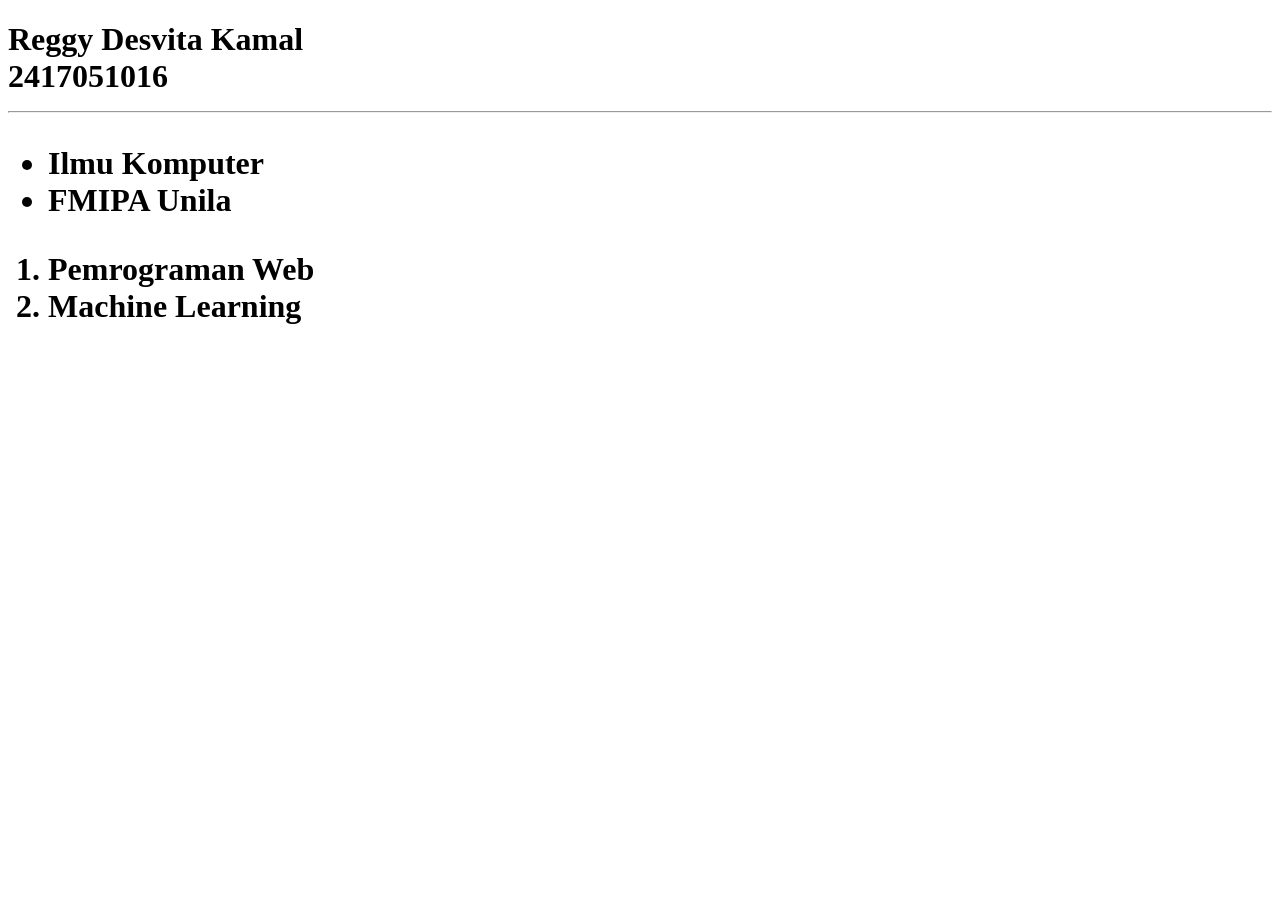
<file: index.html>
<!DOCTYPE html>
<html lang="en">
<head>
    <meta charset="UTF-8">
    <meta name="viewport" content="width=device-width, initial-scale=1.0">
    <title>Pertemuan 1</title>
</head>
<body>
    <h1>Reggy Desvita Kamal
        <br>
        2417051016
        <hr>
        
        <ul>
            <li>
                Ilmu Komputer
                <br>
            </li>
            <li>
                FMIPA Unila
            </li>
        </ul>

        <ol>
            <li>
                Pemrograman Web
            </li>
            <li>
                Machine Learning
            </li>
        </ol>
    </h1>
</body>
</html>
</file>
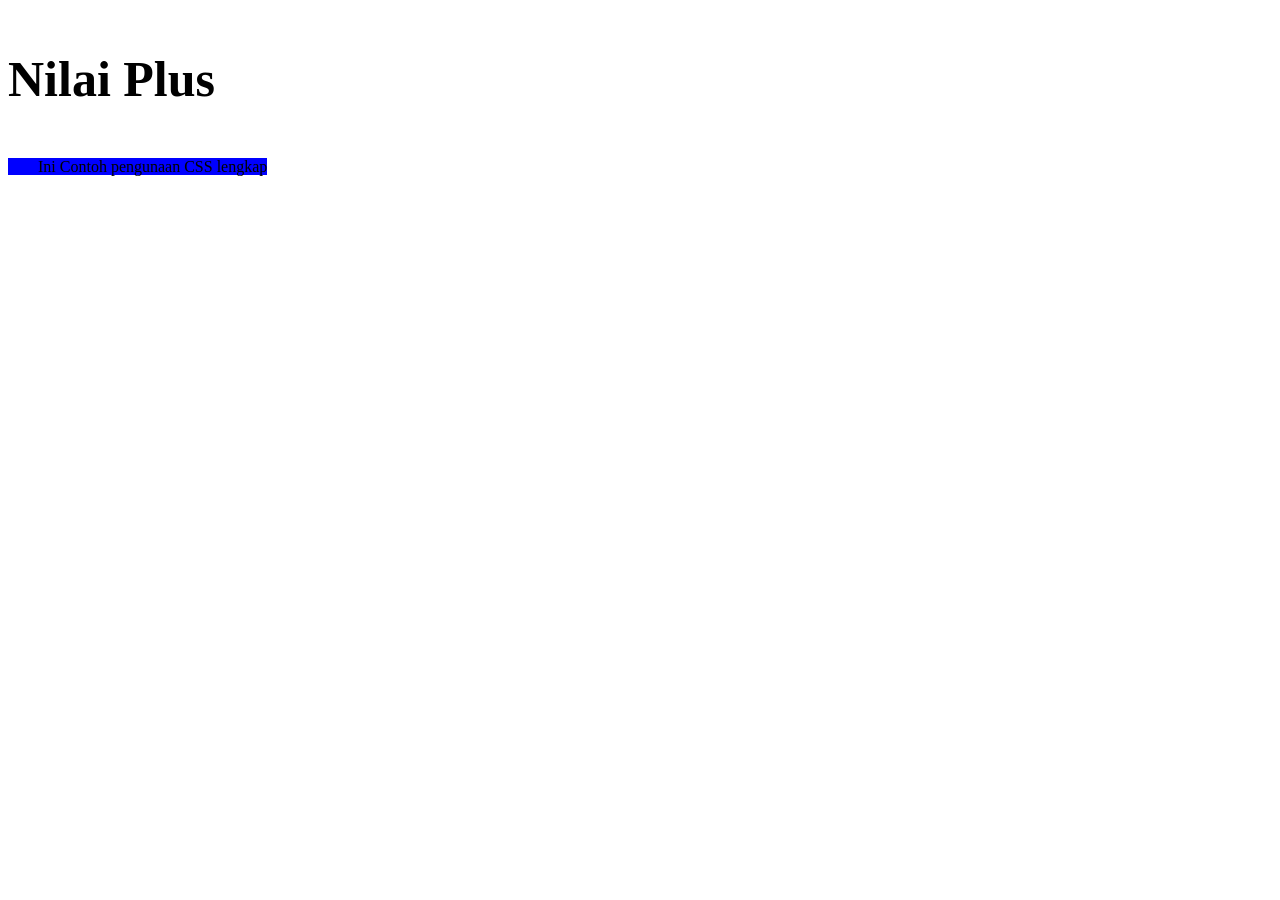
<file: Pertemuan 4/index.html>
<!DOCTYPE html>
<html lang="en">
<head>
    <meta charset="UTF-8">
    <meta name="viewport" content="width=device-width, initial-scale=1.0">
    <title>Pertemuan 4</title>

    <style> 
        p{
            color: red;
            font-size: 20;
        }
    </style>

    <link rel="stylesheet" href="style.css">
</head>
<body>
   <p style="color: black; font-size: 50px;">Nilai Plus</p>


    <div class="box">Ini Contoh pengunaan CSS lengkap</div>
</body>
</html>
</file>
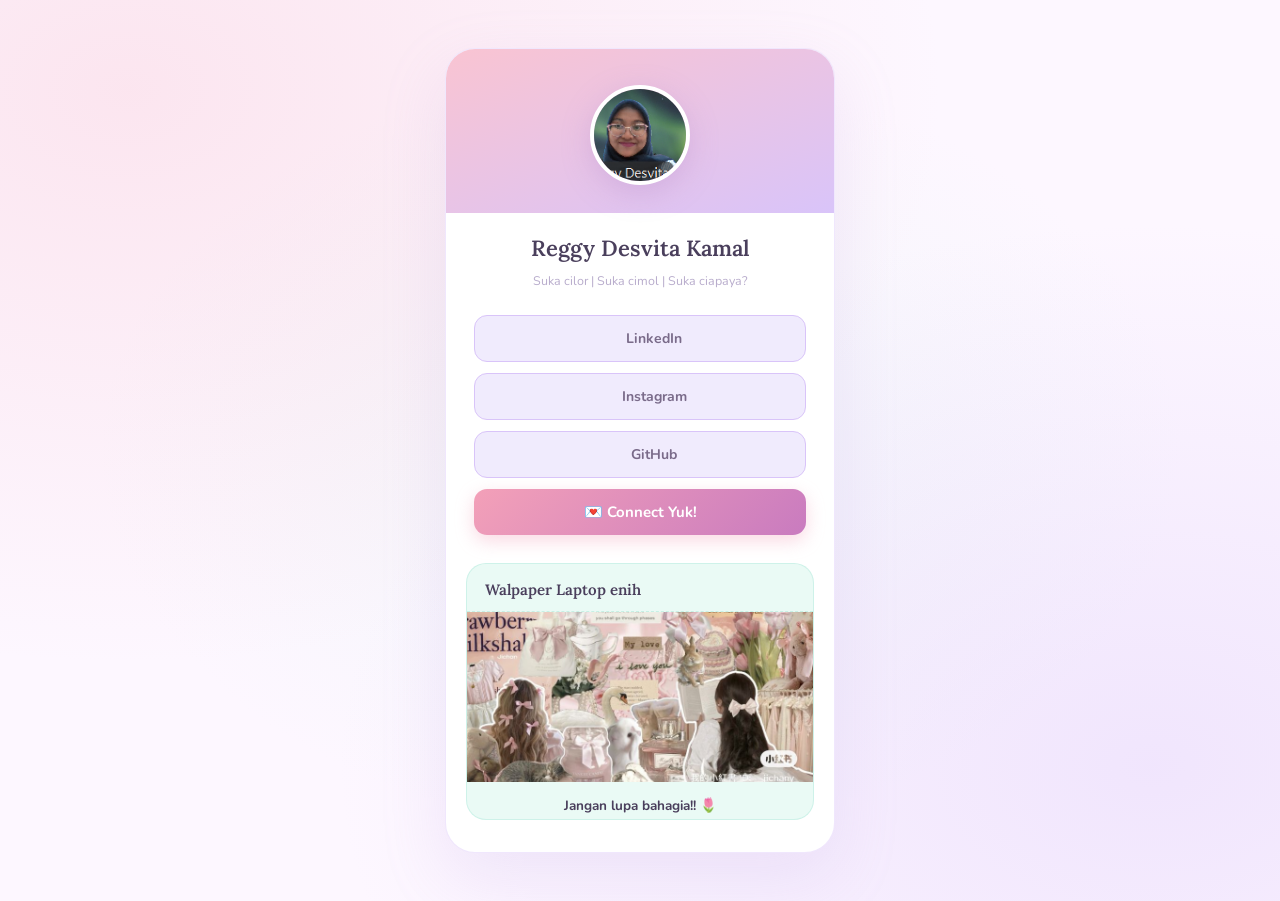
<file: Tugas1_2417051016/index.html>
<!DOCTYPE html>
<html lang="id">
<head>
  <meta charset="UTF-8" />
  <meta name="viewport" content="width=device-width, initial-scale=1.0" />
  <title>Reggy Desvita Kamal</title>
  <link rel="stylesheet" href="style.css" />
  <link href="https://fonts.googleapis.com/css2?family=Nunito:wght@400;600;700;800&family=Lora:ital,wght@0,600;1,500&display=swap" rel="stylesheet" />
</head>
<body>

  <div class="card">

    <div class="avatar-wrapper">
      <img src="Reggy.png" alt="Foto Reggy" class="avatar-img" />
    </div>

    <h1 class="nama">Reggy Desvita Kamal</h1>

    <p class="tagline">Suka cilor | Suka cimol | Suka ciapaya?</p>

    <div class="btn-group">

      <a href="https://www.linkedin.com/in/reggy-desvita-a49301342/" class="btn btn-sosmed" target="_blank">
        <svg width="18" height="18" fill="currentColor" viewBox="0 0 24 24">
        </svg>
        LinkedIn
      </a>

      <a href="https://instagram.com/reggydsvtta" class="btn btn-sosmed" target="_blank">
        <svg width="18" height="18" fill="currentColor" viewBox="0 0 24 24">
        </svg>
        Instagram
      </a>

      <a href="https://github.com/egiyy" class="btn btn-sosmed" target="_blank">
        <svg width="18" height="18" fill="currentColor" viewBox="0 0 24 24">
        </svg>
        GitHub
      </a>

      <a href="mailto:reggydesvita5@gmail.com" class="btn btn-connect">
        💌 Connect Yuk!
      </a>

    </div>

    <div class="konten-bawah">

      <h2 class="konten-title">Walpaper Laptop enih</h2>
      <div class="konten-img-wrapper">
        <img src="konten.jpg" alt="Foto Konten" class="konten-img" />
      </div>

      <p class="konten-caption">Jangan lupa bahagia!! 🌷</p>

    </div>

  </div>

</body>
</html>
</file>
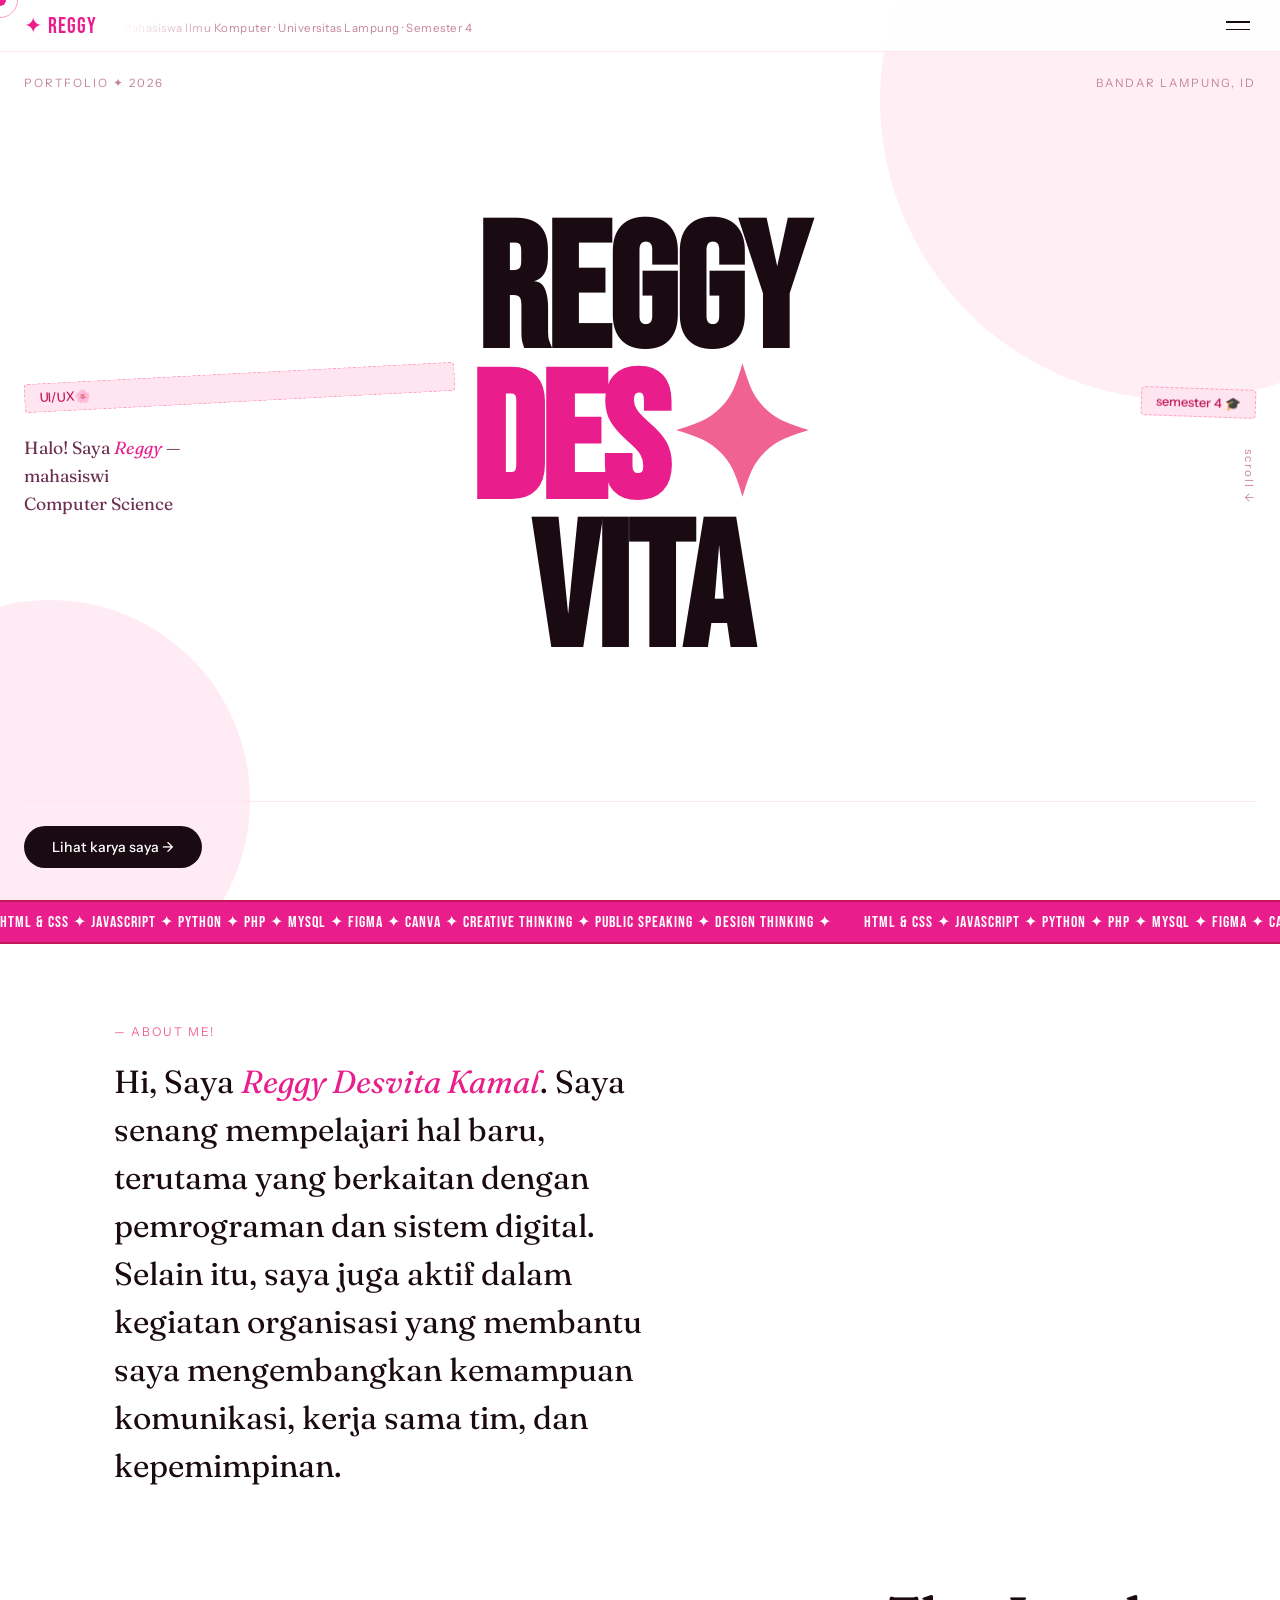
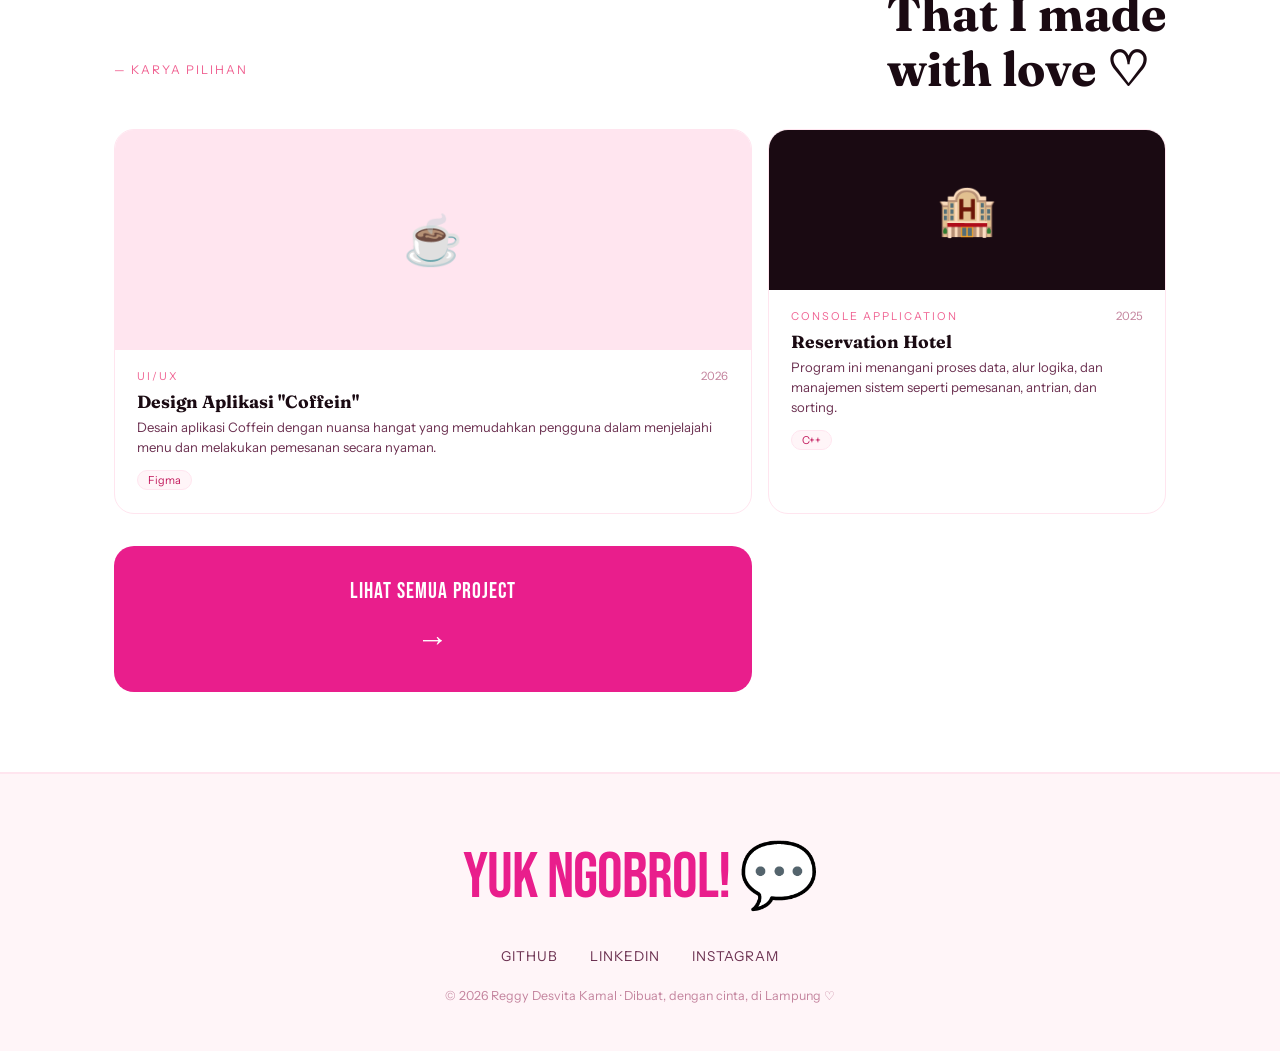
<file: UTP PEMWEB REGGY/index.html>
<!DOCTYPE html>
<html lang="id">
<head>
<meta charset="UTF-8">
<meta name="viewport" content="width=device-width, initial-scale=1.0">
<title>Reggy ✦ Digital Creator</title>
<link href="https://fonts.googleapis.com/css2?family=Bebas+Neue&family=Fraunces:ital,opsz,wght@0,9..144,300;0,9..144,700;1,9..144,400&family=Instrument+Sans:wght@400;500&display=swap" rel="stylesheet">
<link rel="stylesheet" href="style.css">
</head>
<body>

<!-- CUSTOM CURSOR -->
<div class="cursor" id="cursor"></div>
<div class="cursor-trail" id="cursor-trail"></div>

<!-- NAV -->
<nav class="nav" id="nav">
  <a href="index.html" class="nav-mark">✦ Reggy</a>
  <div class="nav-center">
    <span class="nav-ticker" id="nav-ticker">Mahasiswa Ilmu Komputer · Universitas Lampung · Semester 4  </span>
  </div>
  <button class="nav-burger" id="burger">
    <span></span><span></span>
  </button>
</nav>

<!-- FULLSCREEN MENU OVERLAY -->
<div class="menu-overlay" id="menuOverlay">
  <div class="menu-links">
    <a href="index.html" class="menu-link" data-num="01">Home</a>
    <a href="about.html" class="menu-link" data-num="02">Tentang</a>
    <a href="projects.html" class="menu-link" data-num="03">Projects</a>
    <a href="skills.html" class="menu-link" data-num="04">Keahlian</a>
    <a href="contact.html" class="menu-link" data-num="05">Kontak</a>
  </div>
  <div class="menu-footer">
    <span>S1 Ilmu Komputer · Universitas Lampung</span>
    <span>NPM: 2417051016</span>
  </div>
</div>

<!-- HERO - EDITORIAL LAYOUT -->
<section class="hero">
  <div class="hero-top">
    <div class="hero-label">Portfolio ✦ 2026</div>
    <div class="hero-label">Bandar Lampung, ID</div>
  </div>

  <div class="hero-main">
    <div class="hero-col-left">
      <div class="hero-sticker sticker-1">UI/UX🌸</div>
      <p class="hero-intro-text">Halo! Saya <em>Reggy</em> — mahasiswi<br>Computer Science</p>
    </div>

    <div class="hero-headline-wrap">
      <h1 class="hero-headline">
        <span class="line l1">REGGY</span>
        <span class="line l2">DES<span class="headline-dot">✦</span></span>
        <span class="line l3">VITA</span>
      </h1>
    </div>

    <div class="hero-col-right">
      <div class="hero-sticker sticker-2">semester 4 🎓</div>
      <div class="hero-scroll-hint">scroll ↓</div>
    </div>
  </div>

  <div class="hero-bottom">
    <a href="projects.html" class="hero-cta-pill">Lihat karya saya →</a>
  </div>
</section>

<!-- MARQUEE STRIP -->
<div class="marquee-strip">
  <div class="marquee-inner">
    <span>HTML & CSS ✦ JavaScript ✦ Python ✦ PHP ✦ MySQL ✦ Figma ✦ Canva ✦ Creative Thinking ✦ Public Speaking ✦ Design Thinking ✦</span>
    <span>HTML & CSS ✦ JavaScript ✦ Python ✦ PHP ✦ MySQL ✦ Figma ✦ Canva ✦ Creative Thinking ✦ Public Speaking ✦ Design Thinking ✦</span>
  </div>
</div>

<!-- SECTION: SEKILAS -->
<section class="sekilas">
  <div class="sekilas-grid">
    <div class="sekilas-big-text">
      <span class="eyebrow-tag">— About Me!</span>
      <p>Hi, Saya <em>Reggy Desvita Kamal</em>. Saya senang mempelajari hal baru, terutama yang berkaitan dengan pemrograman dan sistem digital. Selain itu, saya juga aktif dalam kegiatan organisasi yang membantu saya mengembangkan kemampuan komunikasi, kerja sama tim, dan kepemimpinan.</p>
    </div>
    </div>
  </div>
</section>

<!-- SECTION: HIGHLIGHT PROJECT (BENTO GRID) -->
<section class="bento-section">
  <div class="bento-header">
    <span class="eyebrow-tag">— karya pilihan</span>
    <h2 class="bento-title">That I made<br>with love ♡</h2>
  </div>
  <div class="bento-grid">

    <a class="pm-card" href="https://www.figma.com/design/nUZF2n8tKUuxOd3KsE4rzr/Tugas-2_RPL?node-id=0-1&p=f&t=bIOoX4fKrinCCacN-0" target="_blank" data-cat="ui">
      <div class="pm-thumb">☕</div>
      <div class="pm-body">
        <div class="pm-meta">
          <span class="pm-cat">UI/UX</span>
          <span class="pm-year">2026</span>
        </div>
        <h3>Design Aplikasi "Coffein"</h3>
        <p>Desain aplikasi Coffein dengan nuansa hangat yang memudahkan pengguna dalam menjelajahi menu dan melakukan pemesanan secara nyaman.</p>
        <div class="pm-tech">
          <span>Figma</span>
        </div>
      </div>
    </a>

    <a class="pm-card" href="https://github.com/ryharistianata/Project_UAP_Petruk_Responsi" target="_blank" data-cat="backend">
      <div class="pm-thumb">🏨</div>
      <div class="pm-body">
        <div class="pm-meta">
          <span class="pm-cat">Console Application</span>
          <span class="pm-year">2025</span>
        </div>
        <h3>Reservation Hotel</h3>
        <p>Program ini menangani proses data, alur logika, dan manajemen sistem seperti pemesanan, antrian, dan sorting.</p>
        <div class="pm-tech">
          <span>C++</span>
        </div>
      </div>
    </a>

    <!-- CTA CARD -->
    <a href="projects.html" class="bento-card bcard-4">
      <span>Lihat semua project</span>
      <div style="font-size:2rem; margin-top:1rem;">→</div>
    </a>
  </div>
</section>

<!-- FOOTER HOMEPAGE -->
<footer class="footer-home">
  <div class="footer-home-inner">
    <a href="contact.html" class="footer-cta-big">Yuk ngobrol! 💬</a>
    <div class="footer-home-links">
      <a href="https://github.com/egiyy" target="_blank">GitHub</a>
      <a href="https://linkedin.com/in/reggydesvita" target="_blank">LinkedIn</a>
      <a href="https://instagram.com/reggydsvtta" target="_blank">Instagram</a>
    </div>
    <p class="footer-copy">© 2026 Reggy Desvita Kamal · Dibuat, dengan cinta, di Lampung ♡</p>
  </div>
</footer>

<script src="main.js"></script>
</body>
</html>
</file>
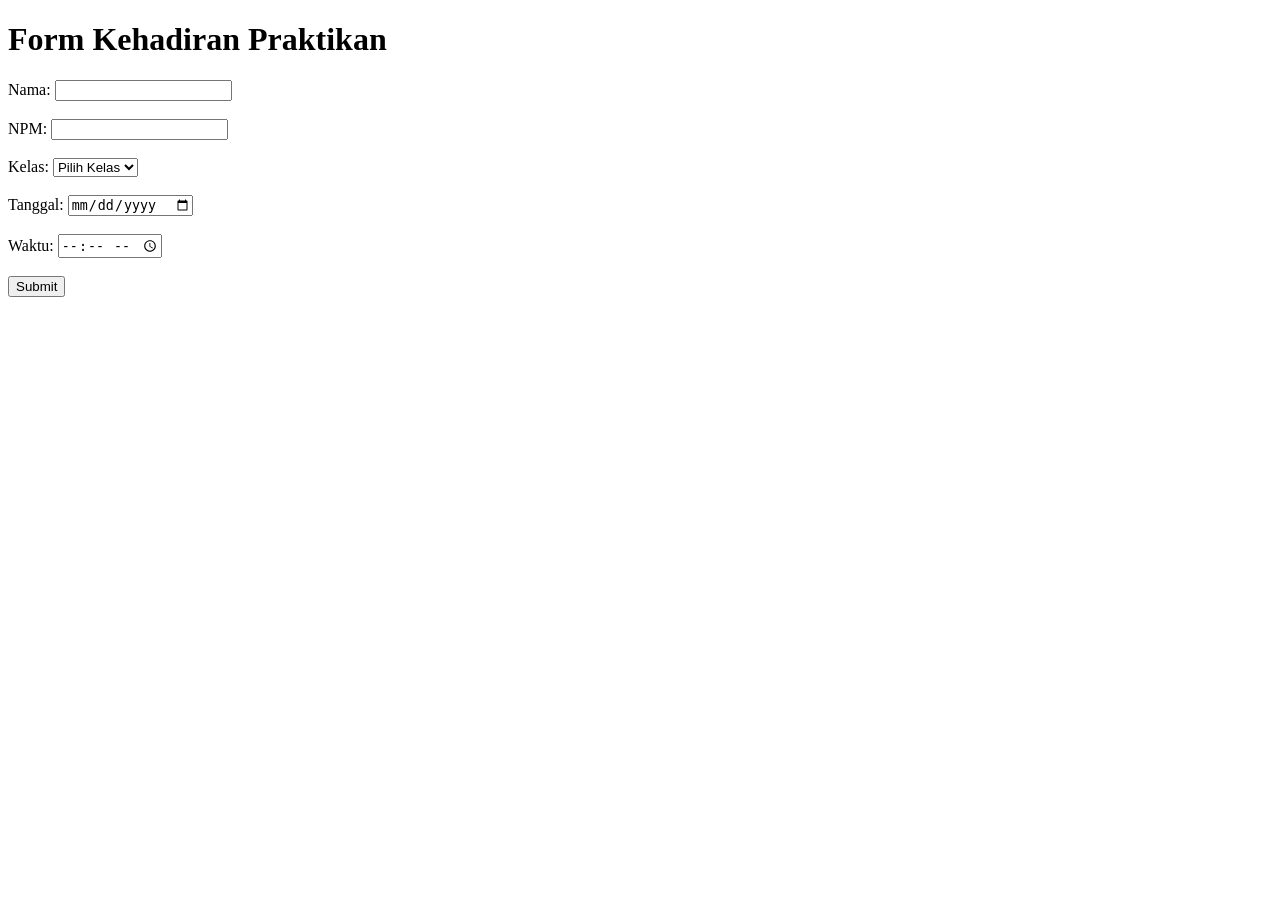
<file: Pertemuan 4/Pertemuan 3/index.html>
<!DOCTYPE html>
<html lang="en">
<head>
    <meta charset="UTF-8">
    <meta name="viewport" content="width=device-width, initial-scale=1.0">
    <title>Document</title>
</head>

<body>
    <!-- <header>
        <H1>Blog Page</H1>

    </header>
    
    <NAV>   
        <a href="index.html">Home</a>
        <a href="blog.html">Blog</a>
    </NAV>

    <section>   
        <article>
            Text
        </article>
    </section>

    <footer>
        <p>Copyright 2024</p>
    </footer> -->


    <!-- <input type="date"><br>
    <input type="text"><br>
    <input type="email"><br>
    <input type="password"><br>
    <input type="radio"><br>
    <input type="checkbox"><br>

    <form action="submit.php" method="post" target="_blank">
        <label for="name">Nama:</label>
        <input type="text" id="name" name="name" required>

        <label for="email"> Email:</label>
        <input type="email" id="email" email="email" required>

        <input type="submit" value="Submit">
    </form>

 <form action="submit.php" method="post">
        <fieldset>
            <legend Personal Information></legend>
            <label for="name">Nama:</label>
            <input type="text" id="name" name="name" required>

            <label for="email"> Email:</label>
            <input type="email" id="email" email="email" required>

            <input type="submit" value="Submit">

            <label> Jenis Kelamin</label>
            <input type="radio" id="male" value="M">Laki-Laki
            <input type="radio" id="female" value="F">Perempuan<br> -->

            <!-- <label>Pilih Kota</label>
            <input type="text" list="kota" name="kota">

            <datalist id="kota">
                <option value="Jakarta">
                <option value="Bandung">
                <option value="Surabaya">
                <option value="Yogyakarta">
            </datalist> -->

        <!-- </fieldset>


    </form> -->

   <header>
        <H1>Form Kehadiran Praktikan</H1>

    </header> 

    <form action="submit.php" method="post" target="_blank">
        <label for="name">Nama:</label>
        <input type="text" id="name" name="name" required><br><br>

        <label for="npm">NPM:</label>
        <input type="text" id="npm" npm="npm" required><br> <br>

        <label>Kelas:</label>
            <select name="kelas">
                <option value="test">Pilih Kelas</option>
            <option value="A">A</option>
            <option value="B">B</option>
            <option value="C">C</option>
        </select><br><br>

        <label>Tanggal:</label>                                                                                                                                                                
            <input type="date"><br><br>

        <label>Waktu:</label>
            <input type="time"><br><br>
        <input type="submit" value="Submit">
    </form>

</body>
</html>
</file>
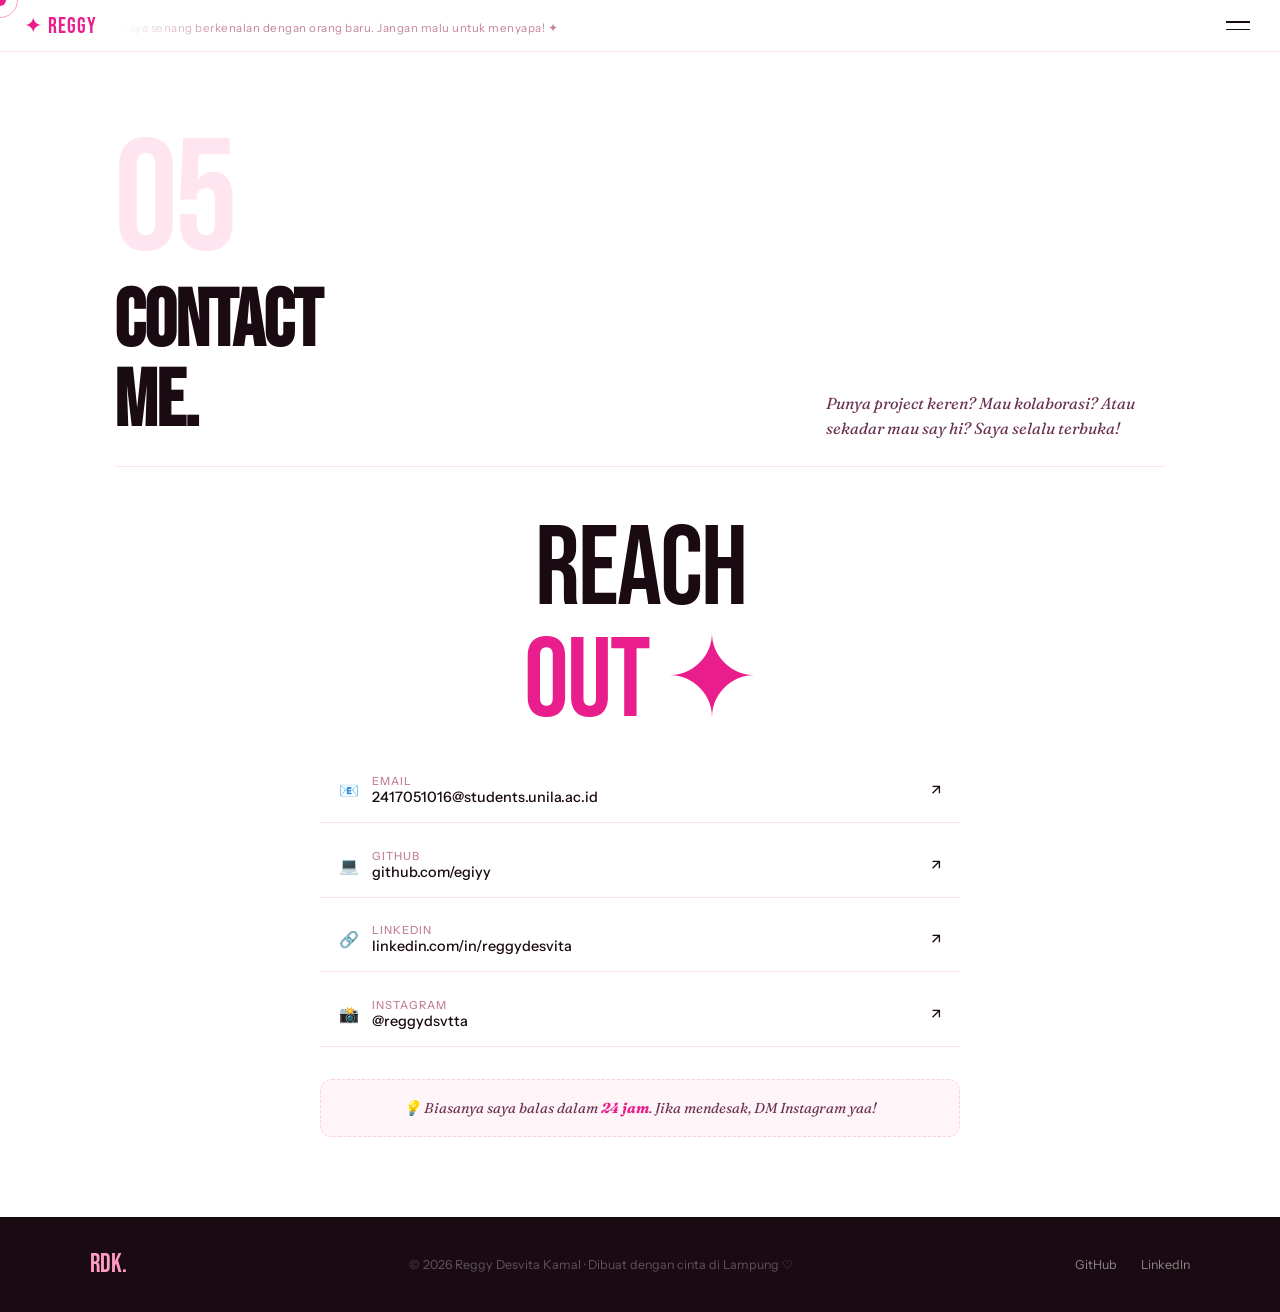
<file: UTP PEMWEB REGGY/contact.html>
<!DOCTYPE html>
<html lang="id">
<head>
<meta charset="UTF-8">
<meta name="viewport" content="width=device-width, initial-scale=1.0">
<title>Kontak | Reggy Desvita Kamal</title>
<link href="https://fonts.googleapis.com/css2?family=Bebas+Neue&family=Fraunces:ital,opsz,wght@0,9..144,300;0,9..144,700;1,9..144,400&family=Instrument+Sans:wght@400;500&display=swap" rel="stylesheet">
<link rel="stylesheet" href="style.css">
<style>
  .contact-layout { display: flex; justify-content: center; }
  .contact-split { display: block; max-width: 640px; width: 100%; text-align: center; }
  .contact-left-big { font-size: clamp(3.5rem, 10vw, 7rem); margin-bottom: 1.2rem; }
  .csoc-item { padding: 1rem 1.2rem; text-align: left; }
  .contact-socials { text-align: left; }
  .contact-desc { text-align: center; }
</style>
</head>
<body>
<div class="cursor" id="cursor"></div>
<div class="cursor-trail" id="cursor-trail"></div>

<nav class="nav" id="nav">
  <a href="index.html" class="nav-mark">✦ reggy</a>
  <div class="nav-center">
    <span class="nav-ticker">Saya senang berkenalan dengan orang baru. Jangan malu untuk menyapa! ✦ </span>
  </div>
  <button class="nav-burger" id="burger"><span></span><span></span></button>
</nav>

<div class="menu-overlay" id="menuOverlay">
  <div class="menu-links">
    <a href="index.html" class="menu-link" data-num="01">Home</a>
    <a href="about.html" class="menu-link" data-num="02">Tentang</a>
    <a href="projects.html" class="menu-link" data-num="03">Projects</a>
    <a href="skills.html" class="menu-link" data-num="04">Keahlian</a>
    <a href="contact.html" class="menu-link" data-num="05">Kontak</a>
  </div>
  <div class="menu-footer"><span>S1 Ilmu Komputer · Universitas Lampung</span><span>NPM: 2417051016</span></div>
</div>

<div class="page-intro">
  <div class="page-intro-row">
    <div>
      <div class="page-intro-num">05</div>
      <h1 class="page-intro-title">Contact<br>Me.</h1>
    </div>
    <p class="page-intro-sub">Punya project keren? Mau kolaborasi? Atau sekadar mau say hi? Saya selalu terbuka!</p>
  </div>
</div>

<div class="contact-layout">
  <div class="contact-split reveal-left">

    <div class="contact-left-big">
      Reach<br>
      <span>Out ✦</span>
    </div>

    <div class="contact-socials">
      <a class="csoc-item" href="mailto:2417051016@students.unila.ac.id">
        <span class="csoc-icon">📧</span>
        <div>
          <div style="font-size:0.7rem;color:var(--light-mid);letter-spacing:1px;text-transform:uppercase;">Email</div>
          2417051016@students.unila.ac.id
        </div>
        <span class="csoc-arrow">↗</span>
      </a>
      <a class="csoc-item" href="https://github.com/egiyy" target="_blank">
        <span class="csoc-icon">💻</span>
        <div>
          <div style="font-size:0.7rem;color:var(--light-mid);letter-spacing:1px;text-transform:uppercase;">GitHub</div>
          github.com/egiyy
        </div>
        <span class="csoc-arrow">↗</span>
      </a>
      <a class="csoc-item" href="https://linkedin.com/in/reggydesvita" target="_blank">
        <span class="csoc-icon">🔗</span>
        <div>
          <div style="font-size:0.7rem;color:var(--light-mid);letter-spacing:1px;text-transform:uppercase;">LinkedIn</div>
          linkedin.com/in/reggydesvita
        </div>
        <span class="csoc-arrow">↗</span>
      </a>
      <a class="csoc-item" href="https://instagram.com/reggydsvtta" target="_blank">
        <span class="csoc-icon">📸</span>
        <div>
          <div style="font-size:0.7rem;color:var(--light-mid);letter-spacing:1px;text-transform:uppercase;">Instagram</div>
          @reggydsvtta
        </div>
        <span class="csoc-arrow">↗</span>
      </a>
    </div>

    <div style="margin-top:2rem; padding:1.2rem; border:1.5px dashed var(--p3); border-radius:12px; background:var(--p1);">
      <p style="font-family:var(--ff-serif); font-style:italic; font-size:0.9rem; color:var(--mid);">
        💡 Biasanya saya balas dalam <strong style="color:var(--p6);">24 jam</strong>. Jika mendesak, DM Instagram yaa!
      </p>
    </div>

  </div>
</div>

<footer class="footer-inner-page">
  <div class="fip-content">
    <a href="index.html" class="fip-logo">RDK.</a>
    <p class="fip-copy">© 2026 Reggy Desvita Kamal · Dibuat dengan cinta di Lampung ♡</p>
    <div class="fip-links">
      <a href="https://github.com/egiyy" target="_blank">GitHub</a>
      <a href="https://linkedin.com/in/reggydesvita" target="_blank">LinkedIn</a>
    </div>
  </div>
</footer>

<script src="main.js"></script>
</body>
</html>
</file>
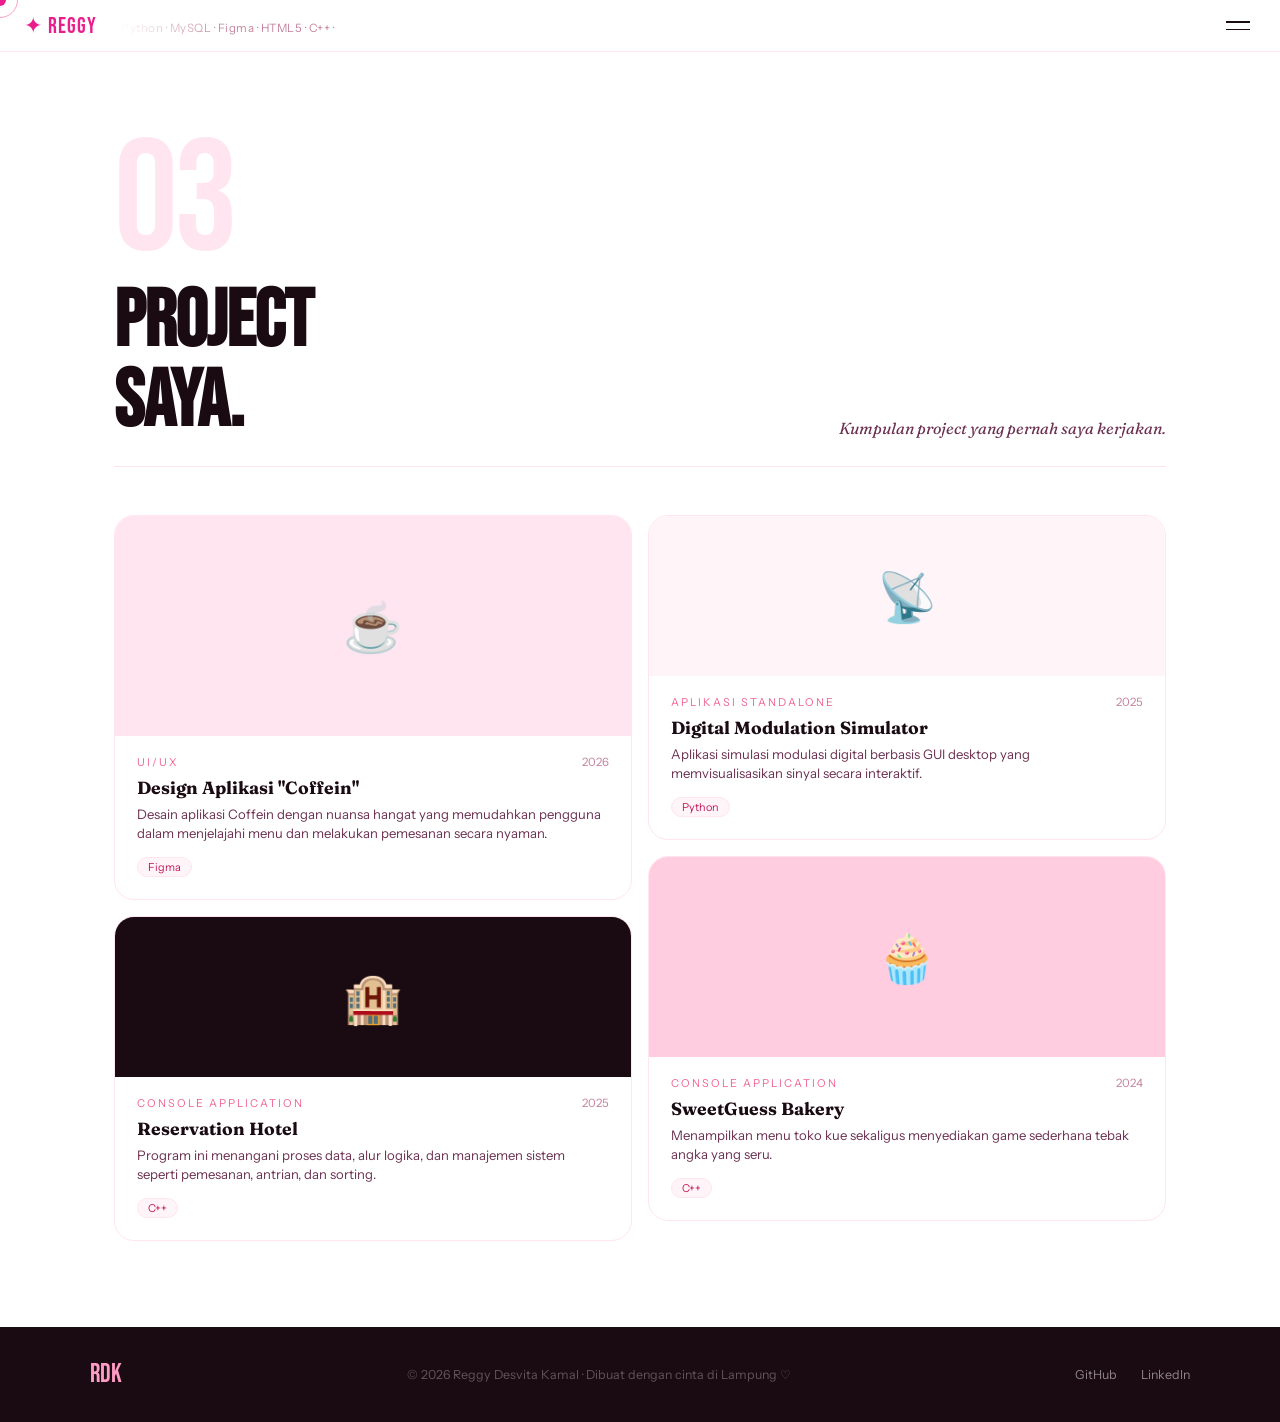
<file: UTP PEMWEB REGGY/projects.html>
<!DOCTYPE html>
<html lang="id">
<head>
<meta charset="UTF-8">
<meta name="viewport" content="width=device-width, initial-scale=1.0">
<title>Projects | Reggy Desvita Kamal</title>
<link href="https://fonts.googleapis.com/css2?family=Bebas+Neue&family=Fraunces:ital,opsz,wght@0,9..144,300;0,9..144,700;1,9..144,400&family=Instrument+Sans:wght@400;500&display=swap" rel="stylesheet">
<link rel="stylesheet" href="style.css">
<style>
  /* Hapus filter kategori yang tidak relevan, tampilkan semua sekaligus */
  .pf-btn[data-filter="ui"],
  .pf-btn[data-filter="backend"],
  .pf-btn[data-filter="mobile"] { display: none; }
</style>
</head>
<body>
<div class="cursor" id="cursor"></div>
<div class="cursor-trail" id="cursor-trail"></div>

<nav class="nav" id="nav">
  <a href="index.html" class="nav-mark">✦ reggy</a>
  <div class="nav-center">
    <span class="nav-ticker">Python · MySQL · Figma · HTML5 · C++ ·</span>
  </div>
  <button class="nav-burger" id="burger"><span></span><span></span></button>
</nav>

<div class="menu-overlay" id="menuOverlay">
  <div class="menu-links">
    <a href="index.html" class="menu-link" data-num="01">Home</a>
    <a href="about.html" class="menu-link" data-num="02">Tentang</a>
    <a href="projects.html" class="menu-link" data-num="03">Projects</a>
    <a href="skills.html" class="menu-link" data-num="04">Keahlian</a>
    <a href="contact.html" class="menu-link" data-num="05">Kontak</a>
  </div>
  <div class="menu-footer">
    <span>S1 Ilmu Komputer · Universitas Lampung</span>
    <span>NPM: 2417051016</span>
  </div>
</div>

<div class="page-intro">
  <div class="page-intro-row">
    <div>
      <div class="page-intro-num">03</div>
      <h1 class="page-intro-title">Project<br>Saya.</h1>
    </div>
    <p class="page-intro-sub">Kumpulan project yang pernah saya kerjakan.</p>
  </div>
</div>

<div class="projects-layout">

  <!-- MASONRY GRID -->
  <div class="proj-masonry">

    <a class="pm-card" href="https://www.figma.com/design/nUZF2n8tKUuxOd3KsE4rzr/Tugas-2_RPL?node-id=0-1&p=f&t=bIOoX4fKrinCCacN-0" target="_blank" data-cat="ui">
      <div class="pm-thumb">☕</div>
      <div class="pm-body">
        <div class="pm-meta">
          <span class="pm-cat">UI/UX</span>
          <span class="pm-year">2026</span>
        </div>
        <h3>Design Aplikasi "Coffein"</h3>
        <p>Desain aplikasi Coffein dengan nuansa hangat yang memudahkan pengguna dalam menjelajahi menu dan melakukan pemesanan secara nyaman.</p>
        <div class="pm-tech">
          <span>Figma</span>
        </div>
      </div>
    </a>

    <a class="pm-card" href="https://github.com/ryharistianata/Project_UAP_Petruk_Responsi" target="_blank" data-cat="backend">
      <div class="pm-thumb">🏨</div>
      <div class="pm-body">
        <div class="pm-meta">
          <span class="pm-cat">Console Application</span>
          <span class="pm-year">2025</span>
        </div>
        <h3>Reservation Hotel</h3>
        <p>Program ini menangani proses data, alur logika, dan manajemen sistem seperti pemesanan, antrian, dan sorting.</p>
        <div class="pm-tech">
          <span>C++</span>
        </div>
      </div>
    </a>

    <a class="pm-card" href="https://github.com/karinaaftrr/PROJECT_TKINTER" target="_blank" data-cat="web">
      <div class="pm-thumb">📡</div>
      <div class="pm-body">
        <div class="pm-meta">
          <span class="pm-cat">Aplikasi Standalone</span>
          <span class="pm-year">2025</span>
        </div>
        <h3>Digital Modulation Simulator</h3>
        <p>Aplikasi simulasi modulasi digital berbasis GUI desktop yang memvisualisasikan sinyal secara interaktif.</p>
        <div class="pm-tech">
          <span>Python</span>
        </div>
      </div>
    </a>

    <a class="pm-card" href="https://github.com/egiyy/SweetGuessBakery" target="_blank" data-cat="backend">
      <div class="pm-thumb">🧁</div>
      <div class="pm-body">
        <div class="pm-meta">
          <span class="pm-cat">Console Application</span>
          <span class="pm-year">2024</span>
        </div>
        <h3>SweetGuess Bakery</h3>
        <p>Menampilkan menu toko kue sekaligus menyediakan game sederhana tebak angka yang seru.</p>
        <div class="pm-tech">
          <span>C++</span>
        </div>
      </div>
    </a>

  </div><!-- end proj-masonry -->
</div><!-- end projects-layout -->

<footer class="footer-inner-page">
  <div class="fip-content">
    <a href="index.html" class="fip-logo">RDK</a>
    <p class="fip-copy">© 2026 Reggy Desvita Kamal · Dibuat dengan cinta di Lampung ♡</p>
    <div class="fip-links">
      <a href="https://github.com/egiyy" target="_blank">GitHub</a>
      <a href="https://linkedin.com/in/reggydesvita" target="_blank">LinkedIn</a>
    </div>
  </div>
</footer>

<script src="main.js"></script>
</body>
</html>
</file>
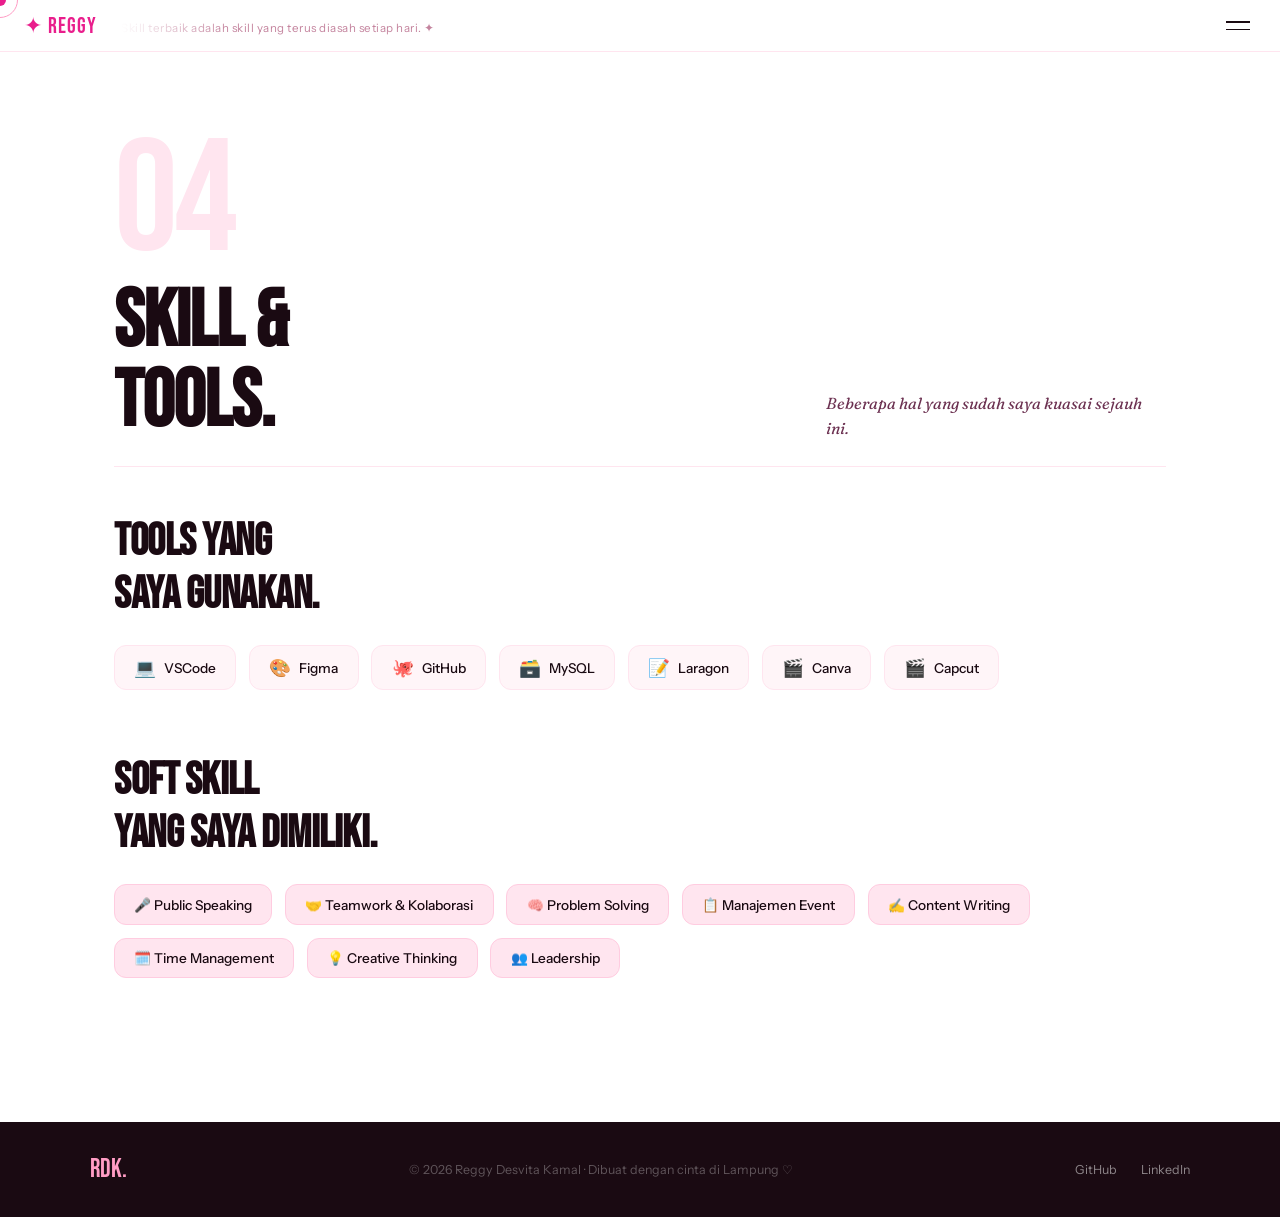
<file: UTP PEMWEB REGGY/skills.html>
<!DOCTYPE html>
<html lang="id">
<head>
<meta charset="UTF-8">
<meta name="viewport" content="width=device-width, initial-scale=1.0">
<title>Skills | Reggy Desvita Kamal</title>
<link href="https://fonts.googleapis.com/css2?family=Bebas+Neue&family=Fraunces:ital,opsz,wght@0,9..144,300;0,9..144,700;1,9..144,400&family=Instrument+Sans:wght@400;500&display=swap" rel="stylesheet">
<link rel="stylesheet" href="style.css">
</head>
<body>
<div class="cursor" id="cursor"></div>
<div class="cursor-trail" id="cursor-trail"></div>

<nav class="nav" id="nav">
  <a href="index.html" class="nav-mark">✦ Reggy</a>
  <div class="nav-center">
    <span class="nav-ticker">Skill terbaik adalah skill yang terus diasah setiap hari. ✦ </span>
  </div>
  <button class="nav-burger" id="burger"><span></span><span></span></button>
</nav>

<div class="menu-overlay" id="menuOverlay">
  <div class="menu-links">
    <a href="index.html" class="menu-link" data-num="01">Home</a>
    <a href="about.html" class="menu-link" data-num="02">Tentang</a>
    <a href="projects.html" class="menu-link" data-num="03">Projects</a>
    <a href="skills.html" class="menu-link" data-num="04">Keahlian</a>
    <a href="contact.html" class="menu-link" data-num="05">Kontak</a>
  </div>
  <div class="menu-footer">
    <span>S1 Ilmu Komputer · Universitas Lampung</span>
    <span>NPM: 2417051016</span>
  </div>
</div>

<div class="page-intro">
  <div class="page-intro-row">
    <div>
      <div class="page-intro-num">04</div>
      <h1 class="page-intro-title">Skill &<br>Tools.</h1>
    </div>
    <p class="page-intro-sub">Beberapa hal yang sudah saya kuasai sejauh ini.</p>
  </div>
</div>

<div class="skills-layout">

  <div class="tools-section reveal">
    <h2>Tools yang<br>Saya Gunakan.</h2>
    <div class="tools-bubble-grid">
      <div class="tool-bubble"><span class="tool-icon">💻</span> VSCode</div>
      <div class="tool-bubble"><span class="tool-icon">🎨</span> Figma</div>
      <div class="tool-bubble"><span class="tool-icon">🐙</span> GitHub</div>
      <div class="tool-bubble"><span class="tool-icon">🗃️</span> MySQL</div>
      <div class="tool-bubble"><span class="tool-icon">📝</span> Laragon</div>
      <div class="tool-bubble"><span class="tool-icon">🎬</span> Canva</div>
      <div class="tool-bubble"><span class="tool-icon">🎬</span> Capcut</div>
    </div>
  </div>

  <div class="tools-section reveal">
    <h2>Soft Skill<br>Yang Saya Dimiliki.</h2>
    <div class="tools-bubble-grid">
      <div class="tool-bubble" style="background:var(--p2); border-color:var(--p3);">🎤 Public Speaking</div>
      <div class="tool-bubble" style="background:var(--p2); border-color:var(--p3);">🤝 Teamwork & Kolaborasi</div>
      <div class="tool-bubble" style="background:var(--p2); border-color:var(--p3);">🧠 Problem Solving</div>
      <div class="tool-bubble" style="background:var(--p2); border-color:var(--p3);">📋 Manajemen Event</div>
      <div class="tool-bubble" style="background:var(--p2); border-color:var(--p3);">✍️ Content Writing</div>
      <div class="tool-bubble" style="background:var(--p2); border-color:var(--p3);">🗓️ Time Management</div>
      <div class="tool-bubble" style="background:var(--p2); border-color:var(--p3);">💡 Creative Thinking</div>
      <div class="tool-bubble" style="background:var(--p2); border-color:var(--p3);">👥 Leadership</div>
    </div>
  </div>

</div>

<footer class="footer-inner-page">
  <div class="fip-content">
    <a href="index.html" class="fip-logo">RDK.</a>
    <p class="fip-copy">© 2026 Reggy Desvita Kamal · Dibuat dengan cinta di Lampung ♡</p>
    <div class="fip-links">
      <a href="https://github.com/egiyy" target="_blank">GitHub</a>
      <a href="https://linkedin.com/in/reggydesvita" target="_blank">LinkedIn</a>
    </div>
  </div>
</footer>

<script src="main.js"></script>
</body>
</html>
</file>
<file: Pertemuan 4/style.css>
p {
   font-family: Arial, Helvetica, sans-serif
   font-size: 50px;
   font-weight: bold;
   text-align: :left;

   color: #FF0000'
}

.box {
    background-color: blue;
    width: 20;
    height: 1;
  
    /* border: 2px solid black; */

    margin-top: 100px;
    padding-left: 30px;
    display: inline;
}
</file>
<file: Tugas1_2417051016/style.css>
:root {
  --pink:         #f9c4d2;
  --pink-mid:     #f3a0b8;
  --pink-soft:    #fdeef3;
  --lilac:        #d9c4f9;
  --lilac-soft:   #f0ebfd;
  --mint:         #c4f0e4;
  --mint-soft:    #eafaf5;
  --peach:        #fdd5b8;
  --peach-soft:   #fff3eb;
  --sky:          #c4dff9;
  --sky-soft:     #eaf3fd;

  --white:        #ffffff;
  --text-dark:    #4a3f5c;
  --text-mid:     #7a6b8a;
  --text-light:   #b8accc;
  --bg:           #fdf7ff;
  --card-shadow:  0 24px 64px rgba(190, 160, 220, 0.18);
  --border-soft:  rgba(217, 196, 249, 0.4);
}

*, *::before, *::after {
  box-sizing: border-box;
  margin: 0;
  padding: 0;
}

body {
  font-family: 'Nunito', sans-serif;
  min-height: 100vh;
  display: flex;
  align-items: center;
  justify-content: center;
  padding: 48px 16px;

  background-color: var(--bg);
  background-image:
    radial-gradient(ellipse at 10% 10%,  rgba(249,196,210,.35) 0%, transparent 50%),
    radial-gradient(ellipse at 90% 85%,  rgba(217,196,249,.35) 0%, transparent 50%),
    radial-gradient(ellipse at 50% 50%,  rgba(196,240,228,.18) 0%, transparent 60%);
}

.card {
  background: var(--white);
  border-radius: 30px;
  max-width: 390px;
  width: 100%;
  padding: 0 0 32px 0;      
  text-align: center;
  box-shadow: var(--card-shadow);
  border: 1px solid var(--border-soft);
  overflow: hidden;
  animation: riseUp .65s cubic-bezier(.22,1,.36,1) both;
}

@keyframes riseUp {
  from { opacity: 0; transform: translateY(32px); }
  to   { opacity: 1; transform: translateY(0); }
}

.avatar-wrapper {
  background: linear-gradient(160deg, var(--pink) 0%, var(--lilac) 100%);
  padding: 36px 0 28px;
  display: flex;
  justify-content: center;
}

.avatar-img {
  width: 100px;
  height: 100px;
  border-radius: 50%;
  object-fit: cover;
  border: 4px solid var(--white);
  box-shadow: 0 8px 28px rgba(180,140,200,.35);
  background: var(--pink-soft);
}

.nama {
  font-family: 'Lora', serif;
  font-size: 22px;
  font-weight: 600;
  color: var(--text-dark);
  margin: 22px 32px 0;
  line-height: 1.25;
}

.tagline {
  font-size: 12.5px;
  color: var(--text-light);
  margin: 8px 28px 24px;
  line-height: 1.6;
}

.btn-group {
  display: flex;
  flex-direction: column;
  gap: 11px;
  margin: 0 28px 28px;
}

.btn {
  display: flex;
  align-items: center;
  justify-content: center;
  gap: 10px;
  padding: 13px 0;
  border-radius: 13px;
  font-size: 14px;
  font-weight: 700;
  font-family: 'Nunito', sans-serif;
  text-decoration: none;
  transition: transform .2s, box-shadow .2s;
}

.btn:hover {
  transform: translateY(-3px);
  box-shadow: 0 8px 20px rgba(0,0,0,.10);
}

.btn-sosmed {
  background: var(--lilac-soft);
  color: var(--text-mid);
  border: 1.5px solid var(--lilac);
}

.btn-sosmed:hover {
  background: var(--lilac);
  color: var(--text-dark);
}

.btn-connect {
  background: linear-gradient(135deg, var(--pink-mid), #c97bbf);
  color: var(--white);
  border: none;
  box-shadow: 0 6px 18px rgba(243,160,184,.4);
  font-size: 15px;
}

.btn-connect:hover {
  box-shadow: 0 10px 26px rgba(243,160,184,.55);
}

.konten-bawah {
  margin: 0 20px;
  background: var(--mint-soft);
  border: 1px solid rgba(196,240,228,.7);
  border-radius: 20px;
  overflow: hidden;
}

.konten-title {
  font-family: 'Lora', serif;
  font-size: 15px;
  font-weight: 600;
  color: var(--text-dark);
  text-align: left;
  padding: 16px 18px 12px;
  border-bottom: 1px dashed rgba(196,240,228,.9);
}

.konten-img-wrapper {
  width: 100%;
  height: 170px;
  background: #d0ece4;   
  display: flex;
  align-items: center;
  justify-content: center;
  overflow: hidden;
}

.konten-img {
  width: 100%;
  height: 100%;
  object-fit: cover;
  display: block;
}

.konten-caption {
  font-size: 13.5px;
  font-weight: 700;
  color: var(--text-dark);
  padding: 14px 18px 4px;
  text-align: center;
}
</file>
<file: UTP PEMWEB REGGY/style.css>
/* ===========================
   RESET & BASE
=========================== */
*, *::before, *::after { box-sizing: border-box; margin: 0; padding: 0; }

:root {
  --p0: #FFFFFF;
  --p1: #FFF5F8;
  --p2: #FFE5EF;
  --p3: #FFCCE0;
  --p4: #FF9CC4;
  --p5: #F06292;
  --p6: #E91E8C;
  --p7: #C2185B;
  --dark: #1A0A12;
  --mid: #6B3050;
  --light-mid: #C4849E;

  --ff-big: 'Bebas Neue', sans-serif;
  --ff-serif: 'Fraunces', serif;
  --ff-body: 'Instrument Sans', sans-serif;

  --ease-spring: cubic-bezier(0.34, 1.56, 0.64, 1);
}

html { scroll-behavior: smooth; }

body {
  font-family: var(--ff-body);
  background: var(--p0);
  color: var(--dark);
  cursor: none;
  overflow-x: hidden;
}

/* ===========================
   CUSTOM CURSOR
=========================== */
.cursor {
  width: 12px; height: 12px;
  background: var(--p6);
  border-radius: 50%;
  position: fixed;
  top: 0; left: 0;
  pointer-events: none;
  z-index: 9999;
  transform: translate(-50%, -50%);
  transition: transform 0.1s, width 0.3s var(--ease-spring), height 0.3s var(--ease-spring);
  mix-blend-mode: multiply;
}
.cursor-trail {
  width: 36px; height: 36px;
  border: 1.5px solid var(--p4);
  border-radius: 50%;
  position: fixed;
  top: 0; left: 0;
  pointer-events: none;
  z-index: 9998;
  transform: translate(-50%, -50%);
  transition: all 0.18s ease;
  mix-blend-mode: multiply;
}
body:has(a:hover) .cursor, body:has(button:hover) .cursor {
  width: 24px; height: 24px;
}

/* ===========================
   NAVBAR
=========================== */
.nav {
  position: fixed;
  top: 0; left: 0; right: 0;
  z-index: 200;
  height: 52px;
  display: flex;
  align-items: center;
  justify-content: space-between;
  padding: 0 1.5rem;
  background: rgba(255,255,255,0.9);
  backdrop-filter: blur(20px);
  border-bottom: 1px solid var(--p2);
}
.nav-mark {
  font-family: var(--ff-big);
  font-size: 1.4rem;
  letter-spacing: 1px;
  color: var(--p6);
  text-decoration: none;
  flex-shrink: 0;
}
.nav-center {
  flex: 1;
  overflow: hidden;
  margin: 0 1.5rem;
  mask-image: linear-gradient(to right, transparent, black 10%, black 90%, transparent);
}
.nav-ticker {
  display: inline-block;
  white-space: nowrap;
  font-size: 0.72rem;
  color: var(--light-mid);
  letter-spacing: 0.5px;
  animation: ticker 25s linear infinite;
}
@keyframes ticker {
  from { transform: translateX(0); }
  to { transform: translateX(-50%); }
}
.nav-burger {
  display: flex;
  flex-direction: column;
  gap: 6px;
  background: none;
  border: none;
  cursor: none;
  padding: 6px;
  z-index: 201;
  position: relative;
}
.nav-burger span {
  display: block;
  width: 24px; height: 1.5px;
  background: var(--dark);
  transition: all 0.4s var(--ease-spring);
  transform-origin: center;
}
.nav-burger.open span:first-child { transform: translateY(3.75px) rotate(45deg); background: var(--p0); }
.nav-burger.open span:last-child { transform: translateY(-3.75px) rotate(-45deg); background: var(--p0); }

/* ===========================
   FULLSCREEN MENU OVERLAY
=========================== */
.menu-overlay {
  position: fixed;
  inset: 0;
  background: var(--dark);
  z-index: 199;
  display: flex;
  flex-direction: column;
  justify-content: center;
  padding: 6rem 2rem 3rem;
  transform: translateY(-100%);
  transition: transform 0.6s cubic-bezier(0.76, 0, 0.24, 1);
}
.menu-overlay.open { transform: translateY(0); }
.menu-links { display: flex; flex-direction: column; gap: 0.2rem; }
.menu-link {
  font-family: var(--ff-big);
  font-size: clamp(3rem, 10vw, 7rem);
  color: var(--p2);
  text-decoration: none;
  line-height: 1;
  display: flex;
  align-items: baseline;
  gap: 1rem;
  transition: color 0.2s;
  overflow: hidden;
}
.menu-link::before {
  content: attr(data-num);
  font-family: var(--ff-body);
  font-size: 0.8rem;
  color: var(--p5);
  letter-spacing: 1px;
}
.menu-link:hover { color: var(--p4); }
.menu-footer {
  display: flex;
  justify-content: space-between;
  padding-top: 2rem;
  border-top: 1px solid rgba(255,255,255,0.1);
  font-size: 0.75rem;
  color: var(--light-mid);
}

/* ===========================
   HERO - EDITORIAL
=========================== */
.hero {
  min-height: 100vh;
  padding: 52px 1.5rem 0;
  display: flex;
  flex-direction: column;
  position: relative;
  overflow: hidden;
}
.hero::before {
  content: '';
  position: absolute;
  top: -200px; right: -200px;
  width: 600px; height: 600px;
  border-radius: 50%;
  background: var(--p2);
  opacity: 0.6;
  z-index: 0;
}
.hero::after {
  content: '';
  position: absolute;
  bottom: -100px; left: -150px;
  width: 400px; height: 400px;
  border-radius: 50%;
  background: var(--p3);
  opacity: 0.4;
  z-index: 0;
}
.hero > * { position: relative; z-index: 1; }

.hero-top {
  display: flex;
  justify-content: space-between;
  padding: 1.5rem 0 0;
}
.hero-label {
  font-size: 0.72rem;
  letter-spacing: 2px;
  text-transform: uppercase;
  color: var(--light-mid);
}
.hero-main {
  flex: 1;
  display: grid;
  grid-template-columns: 1fr auto 1fr;
  align-items: center;
  gap: 1rem;
  padding: 1rem 0;
}
.hero-col-left, .hero-col-right {
  display: flex;
  flex-direction: column;
  gap: 2rem;
}
.hero-col-right { align-items: flex-end; }
.hero-intro-text {
  font-family: var(--ff-serif);
  font-size: clamp(0.95rem, 2vw, 1.1rem);
  line-height: 1.6;
  color: var(--mid);
  max-width: 200px;
}
.hero-intro-text em { color: var(--p6); font-style: italic; }
.hero-sticker {
  display: inline-block;
  background: var(--p2);
  color: var(--p7);
  border: 1.5px dashed var(--p4);
  font-size: 0.8rem;
  font-weight: 500;
  padding: 6px 14px;
  border-radius: 4px;
  transform: rotate(-3deg);
  animation: wobble 4s ease-in-out infinite;
}
.sticker-2 { transform: rotate(2deg); animation-delay: 0.5s; }
@keyframes wobble {
  0%, 100% { transform: rotate(-3deg) scale(1); }
  50% { transform: rotate(-1deg) scale(1.03); }
}
.sticker-2 { animation-name: wobble2; }
@keyframes wobble2 {
  0%, 100% { transform: rotate(2deg) scale(1); }
  50% { transform: rotate(4deg) scale(1.03); }
}
.hero-scroll-hint {
  font-size: 0.72rem;
  letter-spacing: 2px;
  color: var(--light-mid);
  writing-mode: vertical-rl;
  text-orientation: mixed;
}
.hero-headline-wrap { text-align: center; }
.hero-headline {
  display: flex;
  flex-direction: column;
  line-height: 0.85;
}
.hero-headline .line {
  font-family: var(--ff-big);
  font-size: clamp(4rem, 14vw, 11rem);
  display: block;
  animation: slideUp 0.7s var(--ease-spring) both;
  letter-spacing: -2px;
}
.l1 { animation-delay: 0.05s; color: var(--dark); }
.l2 { animation-delay: 0.12s; color: var(--p6); -webkit-text-stroke: 2px var(--p6); }
.l3 { animation-delay: 0.19s; color: var(--dark); }
.l4 { animation-delay: 0.26s; color: transparent; -webkit-text-stroke: 2px var(--dark); }
.headline-dot { color: var(--p5); -webkit-text-stroke: 0; }
@keyframes slideUp {
  from { opacity: 0; transform: translateY(60px); }
  to { opacity: 1; transform: translateY(0); }
}
.hero-bottom {
  display: flex;
  align-items: center;
  justify-content: space-between;
  padding: 1.5rem 0 2rem;
  border-top: 1px solid var(--p2);
  flex-wrap: wrap;
  gap: 1rem;
}
.hero-cta-pill {
  background: var(--dark);
  color: var(--p0);
  padding: 12px 28px;
  border-radius: 100px;
  text-decoration: none;
  font-size: 0.88rem;
  font-weight: 500;
  transition: background 0.2s, transform 0.2s;
  display: inline-block;
}
.hero-cta-pill:hover { background: var(--p6); transform: scale(1.03); }
.hero-tagline {
  font-family: var(--ff-serif);
  font-style: italic;
  font-size: 0.9rem;
  color: var(--light-mid);
  max-width: 280px;
  text-align: right;
}

/* ===========================
   MARQUEE STRIP
=========================== */
.marquee-strip {
  background: var(--p6);
  overflow: hidden;
  padding: 10px 0;
  border-top: 2px solid var(--p7);
  border-bottom: 2px solid var(--p7);
}
.marquee-inner {
  display: flex;
  gap: 0;
  animation: marquee 20s linear infinite;
  white-space: nowrap;
}
.marquee-inner span {
  font-family: var(--ff-big);
  font-size: 1rem;
  color: var(--p0);
  letter-spacing: 1px;
  padding-right: 2rem;
}
@keyframes marquee {
  from { transform: translateX(0); }
  to { transform: translateX(-50%); }
}

/* ===========================
   SEKILAS SECTION
=========================== */
.sekilas {
  padding: 5rem 1.5rem;
  max-width: 1100px;
  margin: 0 auto;
}
.sekilas-grid {
  display: grid;
  grid-template-columns: 1.2fr 1fr;
  gap: 4rem;
  align-items: center;
}
.eyebrow-tag {
  display: block;
  font-size: 0.75rem;
  letter-spacing: 2px;
  text-transform: uppercase;
  color: var(--p5);
  margin-bottom: 1.2rem;
}
.sekilas-big-text p {
  font-family: var(--ff-serif);
  font-size: clamp(1.4rem, 3vw, 2rem);
  line-height: 1.5;
  color: var(--dark);
}
.sekilas-big-text em { font-style: italic; color: var(--p6); }
.sekilas-cards {
  display: grid;
  grid-template-columns: 1fr 1fr;
  gap: 0.8rem;
}
.mini-card {
  border-radius: 16px;
  padding: 1.4rem;
  display: flex;
  flex-direction: column;
  gap: 0.3rem;
}
.mc-pink { background: var(--p3); }
.mc-white { background: var(--p0); border: 1.5px solid var(--p2); }
.mc-rose { background: var(--p2); }
.mc-num {
  font-family: var(--ff-big);
  font-size: 2.2rem;
  color: var(--p7);
  line-height: 1;
}
.mc-label {
  font-size: 0.78rem;
  color: var(--mid);
  line-height: 1.3;
}

/* ===========================
   BENTO GRID
=========================== */
.bento-section {
  padding: 1rem 1.5rem 5rem;
  max-width: 1100px;
  margin: 0 auto;
}
.bento-header {
  display: flex;
  align-items: flex-end;
  justify-content: space-between;
  margin-bottom: 2rem;
  flex-wrap: wrap;
  gap: 1rem;
}
.bento-title {
  font-family: var(--ff-serif);
  font-size: clamp(2rem, 4vw, 3rem);
  font-weight: 700;
  line-height: 1.15;
  color: var(--dark);
}
.bento-grid {
  display: grid;
  grid-template-columns: 1.6fr 1fr;
  grid-template-rows: auto auto;
  gap: 1rem;
}
.bento-card {
  display: flex;
  flex-direction: column;
  border-radius: 20px;
  padding: 2rem;
  text-decoration: none;
  color: var(--dark);
  position: relative;
  overflow: hidden;
  transition: transform 0.3s var(--ease-spring);
  cursor: none;
}
.bento-card:hover { transform: scale(1.02); }
.bcard-1 {
  background: var(--p2);
  border: 2px solid var(--p3);
  grid-row: span 2;
  justify-content: flex-end;
  min-height: 360px;
}
.bcard-2 { background: var(--dark); color: var(--p2); }
.bcard-3 { background: var(--p1); border: 1.5px solid var(--p2); }
.bcard-4 {
  background: var(--p6);
  color: var(--p0);
  align-items: center;
  justify-content: center;
  text-align: center;
  font-family: var(--ff-big);
  font-size: 1.4rem;
  letter-spacing: 1px;
}
.bcard-emoji {
  font-size: 3rem;
  margin-bottom: auto;
  display: block;
}
.bcard-cat {
  font-size: 0.72rem;
  letter-spacing: 2px;
  text-transform: uppercase;
  opacity: 0.6;
  display: block;
  margin-bottom: 0.5rem;
}
.bcard-content h3 {
  font-family: var(--ff-serif);
  font-size: 1.3rem;
  margin-bottom: 0.4rem;
}
.bcard-content p { font-size: 0.85rem; opacity: 0.7; line-height: 1.5; }
.bcard-arrow {
  position: absolute;
  bottom: 1.5rem; right: 1.5rem;
  font-size: 1.2rem;
  opacity: 0.5;
  transition: opacity 0.2s, transform 0.2s;
}
.bento-card:hover .bcard-arrow { opacity: 1; transform: translate(3px, -3px); }
.bcard-2 .bcard-cat, .bcard-4 .bcard-cat { color: var(--p4); }

/* ===========================
   FOOTER HOME
=========================== */
.footer-home {
  background: var(--p1);
  border-top: 2px solid var(--p2);
  padding: 4rem 1.5rem 3rem;
  text-align: center;
}
.footer-home-inner { max-width: 600px; margin: 0 auto; }
.footer-cta-big {
  display: inline-block;
  font-family: var(--ff-big);
  font-size: clamp(2rem, 6vw, 4rem);
  color: var(--p6);
  text-decoration: none;
  letter-spacing: -1px;
  transition: color 0.2s, letter-spacing 0.3s;
  margin-bottom: 2rem;
}
.footer-cta-big:hover { color: var(--dark); letter-spacing: 4px; }
.footer-home-links {
  display: flex;
  justify-content: center;
  gap: 2rem;
  margin-bottom: 1.5rem;
}
.footer-home-links a {
  font-size: 0.85rem;
  color: var(--mid);
  text-decoration: none;
  letter-spacing: 1px;
  text-transform: uppercase;
}
.footer-home-links a:hover { color: var(--p6); }
.footer-copy { font-size: 0.78rem; color: var(--light-mid); }

/* ===========================
   INNER PAGES: NAV SAME STYLE
=========================== */

/* PAGE HERO — ZINE STYLE */
.page-intro {
  padding: 90px 1.5rem 0;
  max-width: 1100px;
  margin: 0 auto;
}
.page-intro-row {
  display: flex;
  align-items: flex-end;
  justify-content: space-between;
  padding: 2rem 0 1.5rem;
  border-bottom: 1px solid var(--p2);
  flex-wrap: wrap;
  gap: 1rem;
}
.page-intro-num {
  font-family: var(--ff-big);
  font-size: clamp(5rem, 15vw, 10rem);
  color: var(--p2);
  line-height: 1;
  letter-spacing: -4px;
}
.page-intro-title {
  font-family: var(--ff-big);
  font-size: clamp(2.5rem, 7vw, 5rem);
  line-height: 1;
  letter-spacing: -1px;
}
.page-intro-sub {
  font-family: var(--ff-serif);
  font-style: italic;
  font-size: 1rem;
  color: var(--mid);
  max-width: 340px;
  line-height: 1.6;
}

/* ===========================
   ABOUT PAGE
=========================== */
.about-layout {
  max-width: 1100px;
  margin: 0 auto;
  padding: 3rem 1.5rem 5rem;
}
.about-top-row {
  display: grid;
  grid-template-columns: 1fr 1fr 1fr;
  gap: 1rem;
  margin-bottom: 3rem;
}
.about-fact-card {
  border: 1.5px solid var(--p2);
  border-radius: 16px;
  padding: 1.5rem;
  background: var(--p0);
  transition: border-color 0.2s, background 0.2s;
}
.about-fact-card:hover { border-color: var(--p4); background: var(--p1); }
.afc-label {
  font-size: 0.7rem;
  letter-spacing: 2px;
  text-transform: uppercase;
  color: var(--p5);
  margin-bottom: 0.4rem;
}
.afc-val {
  font-family: var(--ff-serif);
  font-size: 1.05rem;
  font-weight: 700;
  color: var(--dark);
}
.about-story {
  display: grid;
  grid-template-columns: 1.2fr 1fr;
  gap: 4rem;
  align-items: start;
  margin-bottom: 4rem;
}
.about-story-text h2 {
  font-family: var(--ff-big);
  font-size: clamp(2rem, 5vw, 3.5rem);
  letter-spacing: -1px;
  line-height: 1;
  margin-bottom: 1.2rem;
}
.about-story-text h2 em { color: var(--p6); font-style: normal; }
.about-story-text p {
  font-family: var(--ff-serif);
  font-size: 1rem;
  line-height: 1.8;
  color: var(--mid);
  margin-bottom: 1rem;
}
.story-photo {
  aspect-ratio: 4/5;
  border-radius: 20px;
  background: var(--p2);
  display: flex;
  align-items: center;
  justify-content: center;
  font-size: 5rem;
  border: 2px dashed var(--p3);
  position: relative;
  overflow: hidden;
}
.story-photo::after {
  content: 'foto kamu disini ♡';
  position: absolute;
  bottom: 1rem;
  font-size: 0.72rem;
  color: var(--p5);
  font-family: var(--ff-body);
  letter-spacing: 1px;
}

/* PENGALAMAN ORGANISASI — TIMELINE HORIZONTAL */
.org-section { margin-bottom: 4rem; }
.org-section h2 {
  font-family: var(--ff-big);
  font-size: clamp(1.8rem, 4vw, 2.8rem);
  margin-bottom: 2rem;
  letter-spacing: -0.5px;
}
.org-timeline {
  display: flex;
  gap: 1rem;
  overflow-x: auto;
  padding-bottom: 1rem;
  scrollbar-width: thin;
  scrollbar-color: var(--p3) transparent;
}
.org-item {
  flex: 0 0 260px;
  border-radius: 16px;
  padding: 1.5rem;
  border: 1.5px solid var(--p2);
  background: var(--p0);
  position: relative;
}
.org-item:nth-child(odd) { background: var(--p1); }
.org-item:nth-child(3) { background: var(--dark); color: var(--p2); }
.org-item:nth-child(3) .org-role, .org-item:nth-child(3) .org-desc { color: var(--p4); }
.org-year {
  font-family: var(--ff-big);
  font-size: 3rem;
  color: var(--p3);
  line-height: 1;
  margin-bottom: 0.8rem;
}
.org-item:nth-child(3) .org-year { color: var(--p5); }
.org-name {
  font-family: var(--ff-serif);
  font-size: 1.05rem;
  font-weight: 700;
  margin-bottom: 0.3rem;
}
.org-role {
  font-size: 0.8rem;
  color: var(--p6);
  font-weight: 500;
  margin-bottom: 0.5rem;
}
.org-desc { font-size: 0.82rem; color: var(--mid); line-height: 1.5; }

/* MATA KULIAH — PILL LIST STYLE */
.matkul-section h2 {
  font-family: var(--ff-big);
  font-size: clamp(1.8rem, 4vw, 2.8rem);
  margin-bottom: 1.5rem;
  letter-spacing: -0.5px;
}
.matkul-list {
  display: flex;
  flex-wrap: wrap;
  gap: 0.8rem;
}
.matkul-pill {
  display: flex;
  align-items: center;
  gap: 0.6rem;
  padding: 0.7rem 1.2rem;
  border-radius: 100px;
  border: 1.5px solid var(--p2);
  background: var(--p0);
  font-size: 0.88rem;
  transition: all 0.2s;
}
.matkul-pill:hover { background: var(--p6); color: var(--p0); border-color: var(--p6); }
.matkul-pill .mp-icon { font-size: 1rem; }
.matkul-pill .mp-sks { font-size: 0.72rem; color: var(--light-mid); }
.matkul-pill:hover .mp-sks { color: var(--p2); }

/* ===========================
   PROJECTS PAGE
=========================== */
.projects-layout {
  max-width: 1100px;
  margin: 0 auto;
  padding: 3rem 1.5rem 5rem;
}
.proj-filter-row {
  display: flex;
  gap: 0.5rem;
  margin-bottom: 2.5rem;
  flex-wrap: wrap;
}
.pf-btn {
  font-family: var(--ff-body);
  font-size: 0.82rem;
  padding: 6px 18px;
  border-radius: 100px;
  border: 1.5px solid var(--p2);
  background: transparent;
  color: var(--mid);
  cursor: none;
  transition: all 0.2s;
  font-weight: 500;
}
.pf-btn:hover, .pf-btn.active {
  background: var(--dark);
  color: var(--p0);
  border-color: var(--dark);
}
.proj-masonry {
  columns: 2;
  column-gap: 1rem;
}
.pm-card {
  display: block;
  break-inside: avoid;
  margin-bottom: 1rem;
  border-radius: 20px;
  overflow: hidden;
  text-decoration: none;
  color: var(--dark);
  border: 1.5px solid var(--p2);
  background: var(--p0);
  transition: transform 0.3s var(--ease-spring), box-shadow 0.3s;
  cursor: none;
}
.pm-card:hover { transform: translateY(-6px); box-shadow: 0 20px 40px rgba(240,98,146,0.15); }
.pm-card.hidden { display: none; }
.pm-thumb {
  height: 160px;
  display: flex;
  align-items: center;
  justify-content: center;
  font-size: 3rem;
}
.pm-card:nth-child(1) .pm-thumb { background: var(--p2); height: 220px; }
.pm-card:nth-child(2) .pm-thumb { background: var(--dark); }
.pm-card:nth-child(3) .pm-thumb { background: var(--p1); }
.pm-card:nth-child(4) .pm-thumb { background: var(--p3); height: 200px; }
.pm-card:nth-child(5) .pm-thumb { background: var(--p1); }
.pm-card:nth-child(6) .pm-thumb { background: var(--dark); }
.pm-card:nth-child(7) .pm-thumb { background: var(--p2); }
.pm-card:nth-child(8) .pm-thumb { background: var(--p3); height: 180px; }
.pm-body { padding: 1.2rem 1.4rem 1.4rem; }
.pm-meta {
  display: flex;
  align-items: center;
  justify-content: space-between;
  margin-bottom: 0.5rem;
}
.pm-cat {
  font-size: 0.68rem;
  letter-spacing: 2px;
  text-transform: uppercase;
  color: var(--p5);
}
.pm-year { font-size: 0.72rem; color: var(--light-mid); }
.pm-body h3 {
  font-family: var(--ff-serif);
  font-size: 1.1rem;
  margin-bottom: 0.4rem;
}
.pm-body p { font-size: 0.82rem; color: var(--mid); line-height: 1.5; }
.pm-tech { display: flex; gap: 0.3rem; flex-wrap: wrap; margin-top: 0.8rem; }
.pm-tech span {
  font-size: 0.68rem;
  background: var(--p1);
  color: var(--p7);
  padding: 2px 10px;
  border-radius: 100px;
  border: 1px solid var(--p2);
}

/* ===========================
   SKILLS PAGE
=========================== */
.skills-layout {
  max-width: 1100px;
  margin: 0 auto;
  padding: 3rem 1.5rem 5rem;
}
.skills-top-row {
  display: grid;
  grid-template-columns: 1fr 2fr;
  gap: 4rem;
  margin-bottom: 4rem;
  align-items: start;
}
.skills-intro-text {
  font-family: var(--ff-serif);
  font-style: italic;
  font-size: 1.15rem;
  line-height: 1.7;
  color: var(--mid);
}
.skills-bar-group { display: flex; flex-direction: column; gap: 1.4rem; }
.sk-item {}
.sk-top {
  display: flex;
  justify-content: space-between;
  align-items: baseline;
  margin-bottom: 6px;
}
.sk-name { font-weight: 500; font-size: 0.88rem; }
.sk-pct {
  font-family: var(--ff-big);
  font-size: 1rem;
  color: var(--p5);
}
.sk-track {
  height: 4px;
  background: var(--p2);
  border-radius: 100px;
  overflow: hidden;
}
.sk-fill {
  height: 100%;
  background: var(--p6);
  border-radius: 100px;
  width: 0;
  transition: width 1.2s cubic-bezier(0.22, 1, 0.36, 1);
}

/* TOOLS BUBBLES */
.tools-section { margin-bottom: 4rem; }
.tools-section h2 {
  font-family: var(--ff-big);
  font-size: clamp(1.8rem, 4vw, 2.8rem);
  margin-bottom: 1.5rem;
  letter-spacing: -0.5px;
}
.tools-bubble-grid {
  display: flex;
  flex-wrap: wrap;
  gap: 0.8rem;
}
.tool-bubble {
  display: flex;
  align-items: center;
  gap: 0.5rem;
  padding: 0.7rem 1.2rem;
  border-radius: 12px;
  background: var(--p1);
  border: 1.5px solid var(--p2);
  font-size: 0.85rem;
  font-weight: 500;
  transition: all 0.2s;
}
.tool-bubble:hover { background: var(--p3); border-color: var(--p4); }
.tool-icon { font-size: 1.1rem; }

/* CERT SECTION */
.cert-section h2 {
  font-family: var(--ff-big);
  font-size: clamp(1.8rem, 4vw, 2.8rem);
  margin-bottom: 1.5rem;
  letter-spacing: -0.5px;
}
.cert-list { display: flex; flex-direction: column; gap: 0.8rem; }
.cert-item {
  display: flex;
  align-items: center;
  gap: 1rem;
  padding: 1rem 1.2rem;
  border: 1.5px solid var(--p2);
  border-radius: 14px;
  background: var(--p0);
  transition: border-color 0.2s, background 0.2s;
}
.cert-item:hover { border-color: var(--p4); background: var(--p1); }
.cert-icon { font-size: 1.8rem; }
.cert-name { font-family: var(--ff-serif); font-size: 0.95rem; font-weight: 700; }
.cert-issuer { font-size: 0.78rem; color: var(--light-mid); }
.cert-year {
  margin-left: auto;
  font-family: var(--ff-big);
  font-size: 1.2rem;
  color: var(--p3);
}

/* ===========================
   CONTACT PAGE
=========================== */
.contact-layout {
  max-width: 1100px;
  margin: 0 auto;
  padding: 3rem 1.5rem 5rem;
}
.contact-split {
  display: grid;
  grid-template-columns: 1fr 1.4fr;
  gap: 5rem;
  align-items: start;
}
.contact-left-big {
  font-family: var(--ff-big);
  font-size: clamp(3rem, 8vw, 6rem);
  line-height: 1;
  letter-spacing: -2px;
  color: var(--dark);
  margin-bottom: 2rem;
}
.contact-left-big span { color: var(--p6); display: block; }
.contact-desc {
  font-family: var(--ff-serif);
  font-style: italic;
  font-size: 1rem;
  color: var(--mid);
  line-height: 1.7;
  margin-bottom: 2rem;
}
.contact-socials { display: flex; flex-direction: column; gap: 0.6rem; }
.csoc-item {
  display: flex;
  align-items: center;
  gap: 0.8rem;
  text-decoration: none;
  color: var(--dark);
  font-size: 0.9rem;
  font-weight: 500;
  padding: 0.8rem 0;
  border-bottom: 1px solid var(--p2);
  transition: color 0.2s;
}
.csoc-item:hover { color: var(--p6); }
.csoc-item:hover .csoc-arrow { transform: translate(4px, -4px); }
.csoc-arrow { margin-left: auto; font-size: 0.9rem; transition: transform 0.2s; }
.csoc-icon { font-size: 1rem; }

/* FORM */
.contact-form-box {
  background: var(--p1);
  border: 1.5px solid var(--p2);
  border-radius: 24px;
  padding: 2.5rem;
}
.cfb-title {
  font-family: var(--ff-big);
  font-size: 2rem;
  letter-spacing: -0.5px;
  margin-bottom: 1.8rem;
}
.cf-group { margin-bottom: 1.2rem; }
.cf-group label {
  display: block;
  font-size: 0.75rem;
  letter-spacing: 1.5px;
  text-transform: uppercase;
  color: var(--p5);
  margin-bottom: 6px;
  font-weight: 500;
}
.cf-group input,
.cf-group textarea,
.cf-group select {
  width: 100%;
  background: var(--p0);
  border: 1.5px solid var(--p2);
  border-radius: 10px;
  padding: 10px 14px;
  font-family: var(--ff-body);
  font-size: 0.9rem;
  color: var(--dark);
  outline: none;
  transition: border-color 0.2s;
}
.cf-group input:focus,
.cf-group textarea:focus,
.cf-group select:focus { border-color: var(--p5); }
.cf-group textarea { resize: vertical; min-height: 110px; }
.cf-error { font-size: 0.75rem; color: #e11d48; margin-top: 4px; display: none; }
.cf-success {
  background: #f0fdf4;
  border: 1px solid #86efac;
  color: #166534;
  padding: 0.8rem 1rem;
  border-radius: 10px;
  font-size: 0.85rem;
  margin-bottom: 1rem;
  display: none;
}
.cf-submit {
  width: 100%;
  background: var(--dark);
  color: var(--p0);
  border: none;
  border-radius: 100px;
  padding: 14px;
  font-family: var(--ff-big);
  font-size: 1.1rem;
  letter-spacing: 1px;
  cursor: none;
  transition: background 0.2s;
}
.cf-submit:hover { background: var(--p6); }

/* ===========================
   FOOTER (INNER PAGES)
=========================== */
.footer-inner-page {
  background: var(--dark);
  padding: 2rem 1.5rem;
}
.fip-content {
  max-width: 1100px;
  margin: 0 auto;
  display: flex;
  align-items: center;
  justify-content: space-between;
  flex-wrap: wrap;
  gap: 1rem;
}
.fip-logo {
  font-family: var(--ff-big);
  font-size: 1.6rem;
  color: var(--p4);
  text-decoration: none;
}
.fip-copy { font-size: 0.78rem; color: rgba(255,255,255,0.3); }
.fip-links { display: flex; gap: 1.5rem; }
.fip-links a { font-size: 0.78rem; color: rgba(255,255,255,0.5); text-decoration: none; }
.fip-links a:hover { color: var(--p4); }

/* ===========================
   SCROLL REVEAL
=========================== */
.reveal { opacity: 0; transform: translateY(32px); transition: opacity 0.7s ease, transform 0.7s ease; }
.reveal.visible { opacity: 1; transform: none; }
.reveal-left { opacity: 0; transform: translateX(-32px); transition: opacity 0.7s ease, transform 0.7s ease; }
.reveal-left.visible { opacity: 1; transform: none; }

/* ===========================
   RESPONSIVE
=========================== */
@media (max-width: 768px) {
  .hero-main { grid-template-columns: 1fr; text-align: center; }
  .hero-col-left, .hero-col-right { align-items: center; }
  .hero-col-right .hero-scroll-hint { display: none; }
  .sekilas-grid { grid-template-columns: 1fr; gap: 2rem; }
  .bento-grid { grid-template-columns: 1fr; }
  .bcard-1 { grid-row: span 1; min-height: 280px; }
  .about-top-row { grid-template-columns: 1fr 1fr; }
  .about-story { grid-template-columns: 1fr; }
  .story-photo { max-height: 280px; }
  .skills-top-row { grid-template-columns: 1fr; gap: 2rem; }
  .contact-split { grid-template-columns: 1fr; gap: 3rem; }
  .proj-masonry { columns: 1; }
  .fip-content { flex-direction: column; align-items: flex-start; }
}
@media (max-width: 480px) {
  .about-top-row { grid-template-columns: 1fr; }
  .sekilas-cards { grid-template-columns: 1fr 1fr; }
}
</file>
